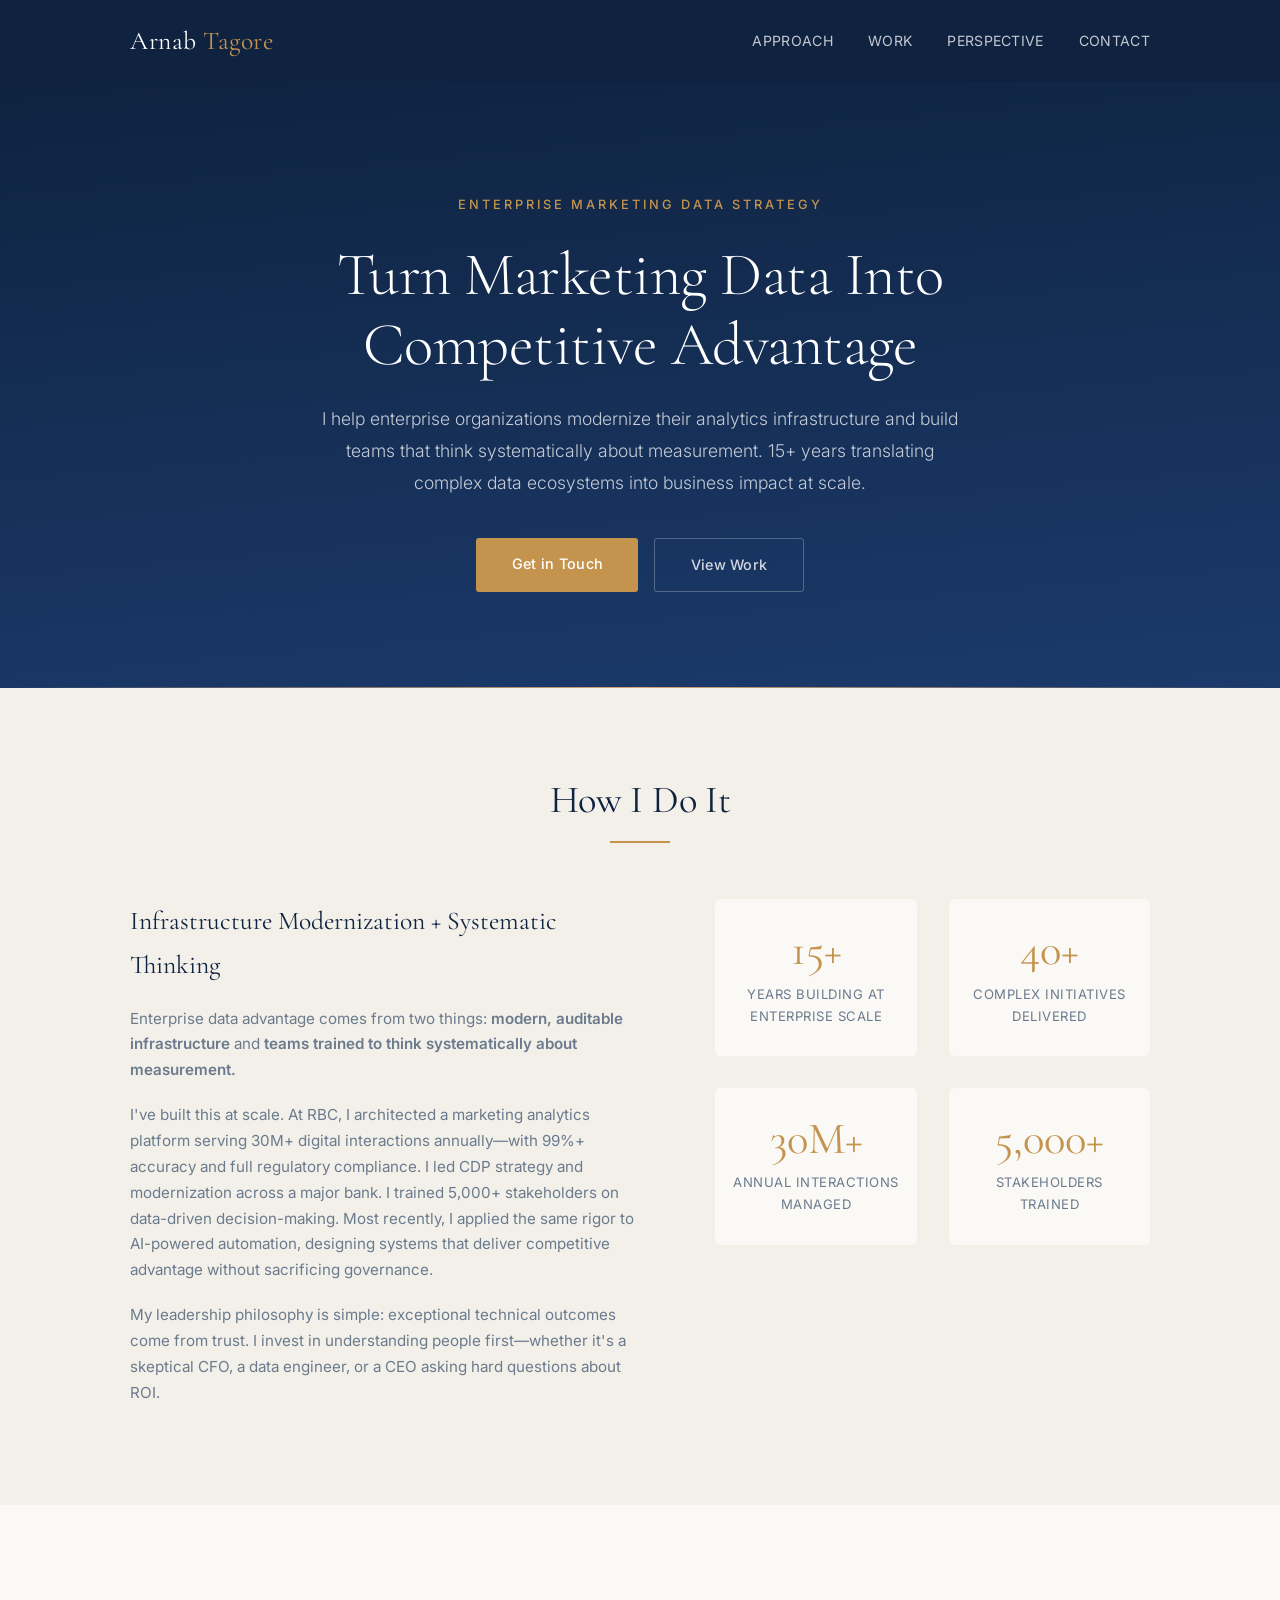
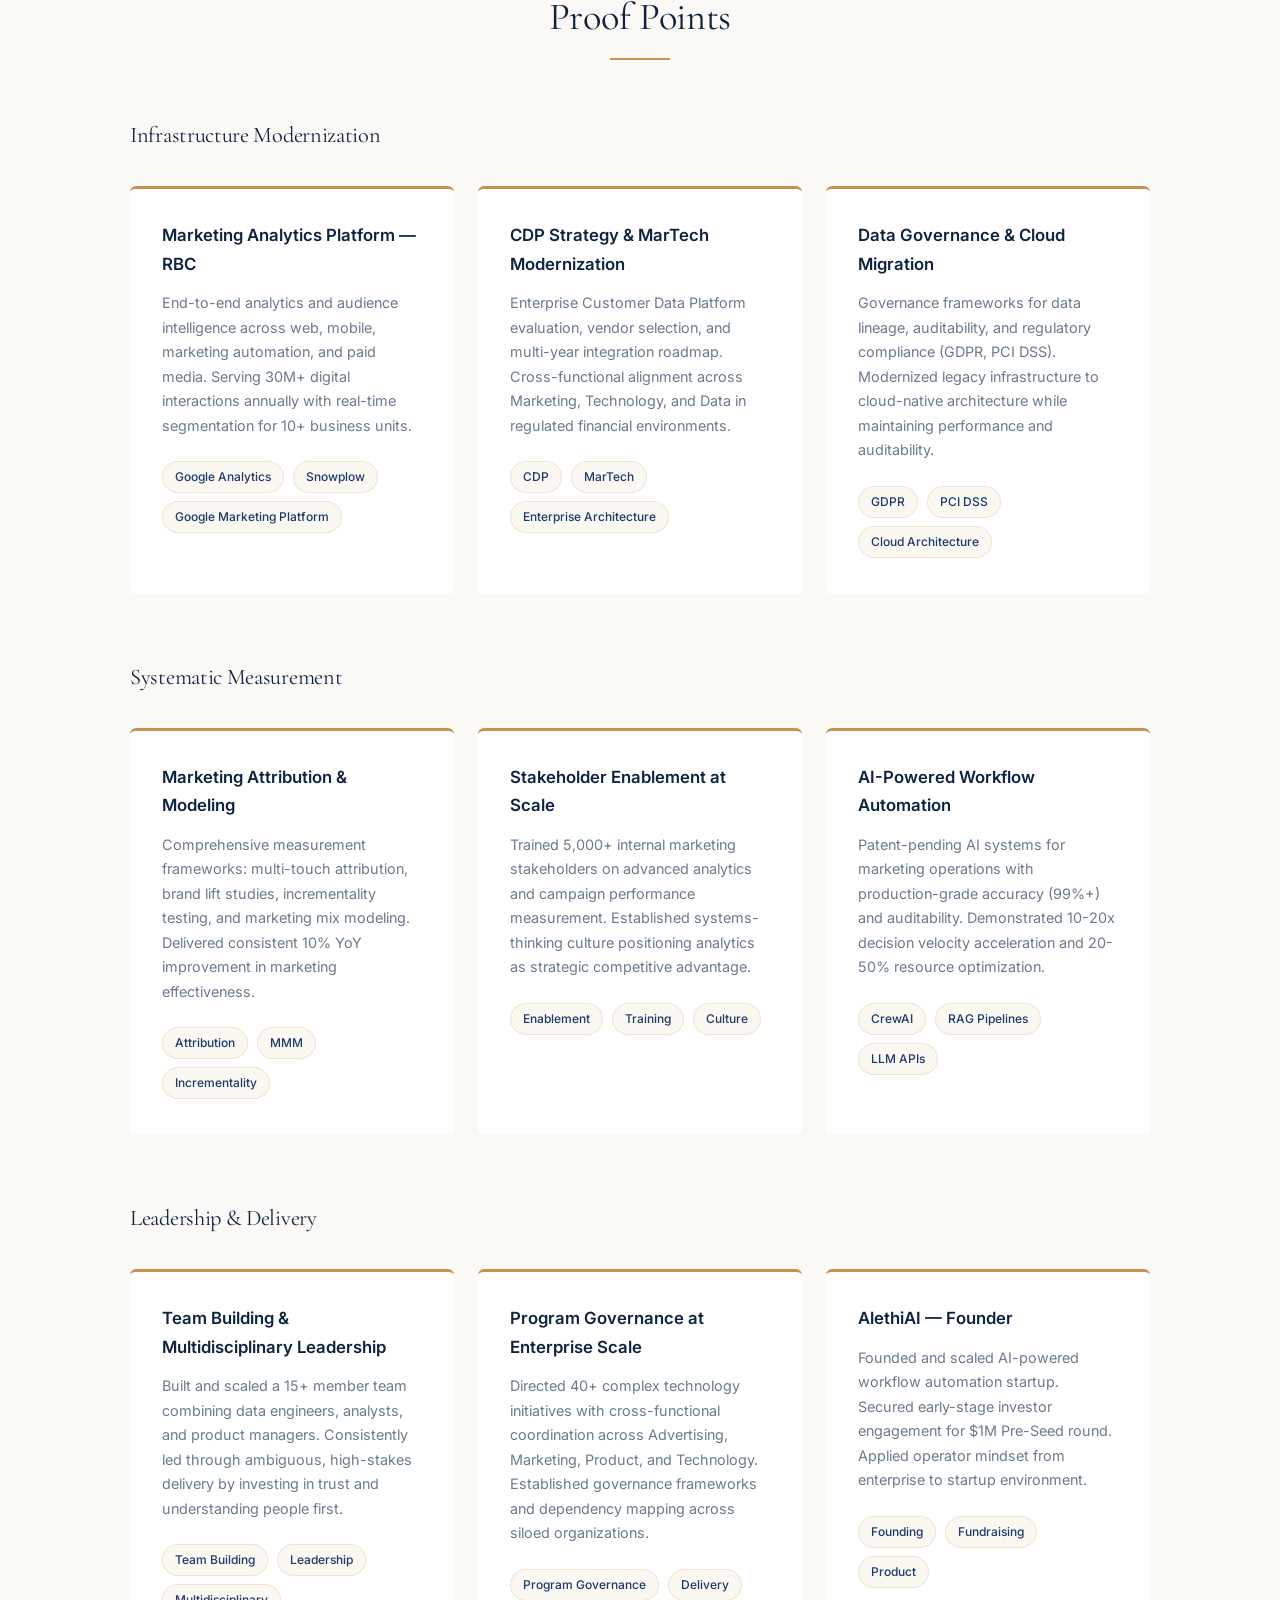
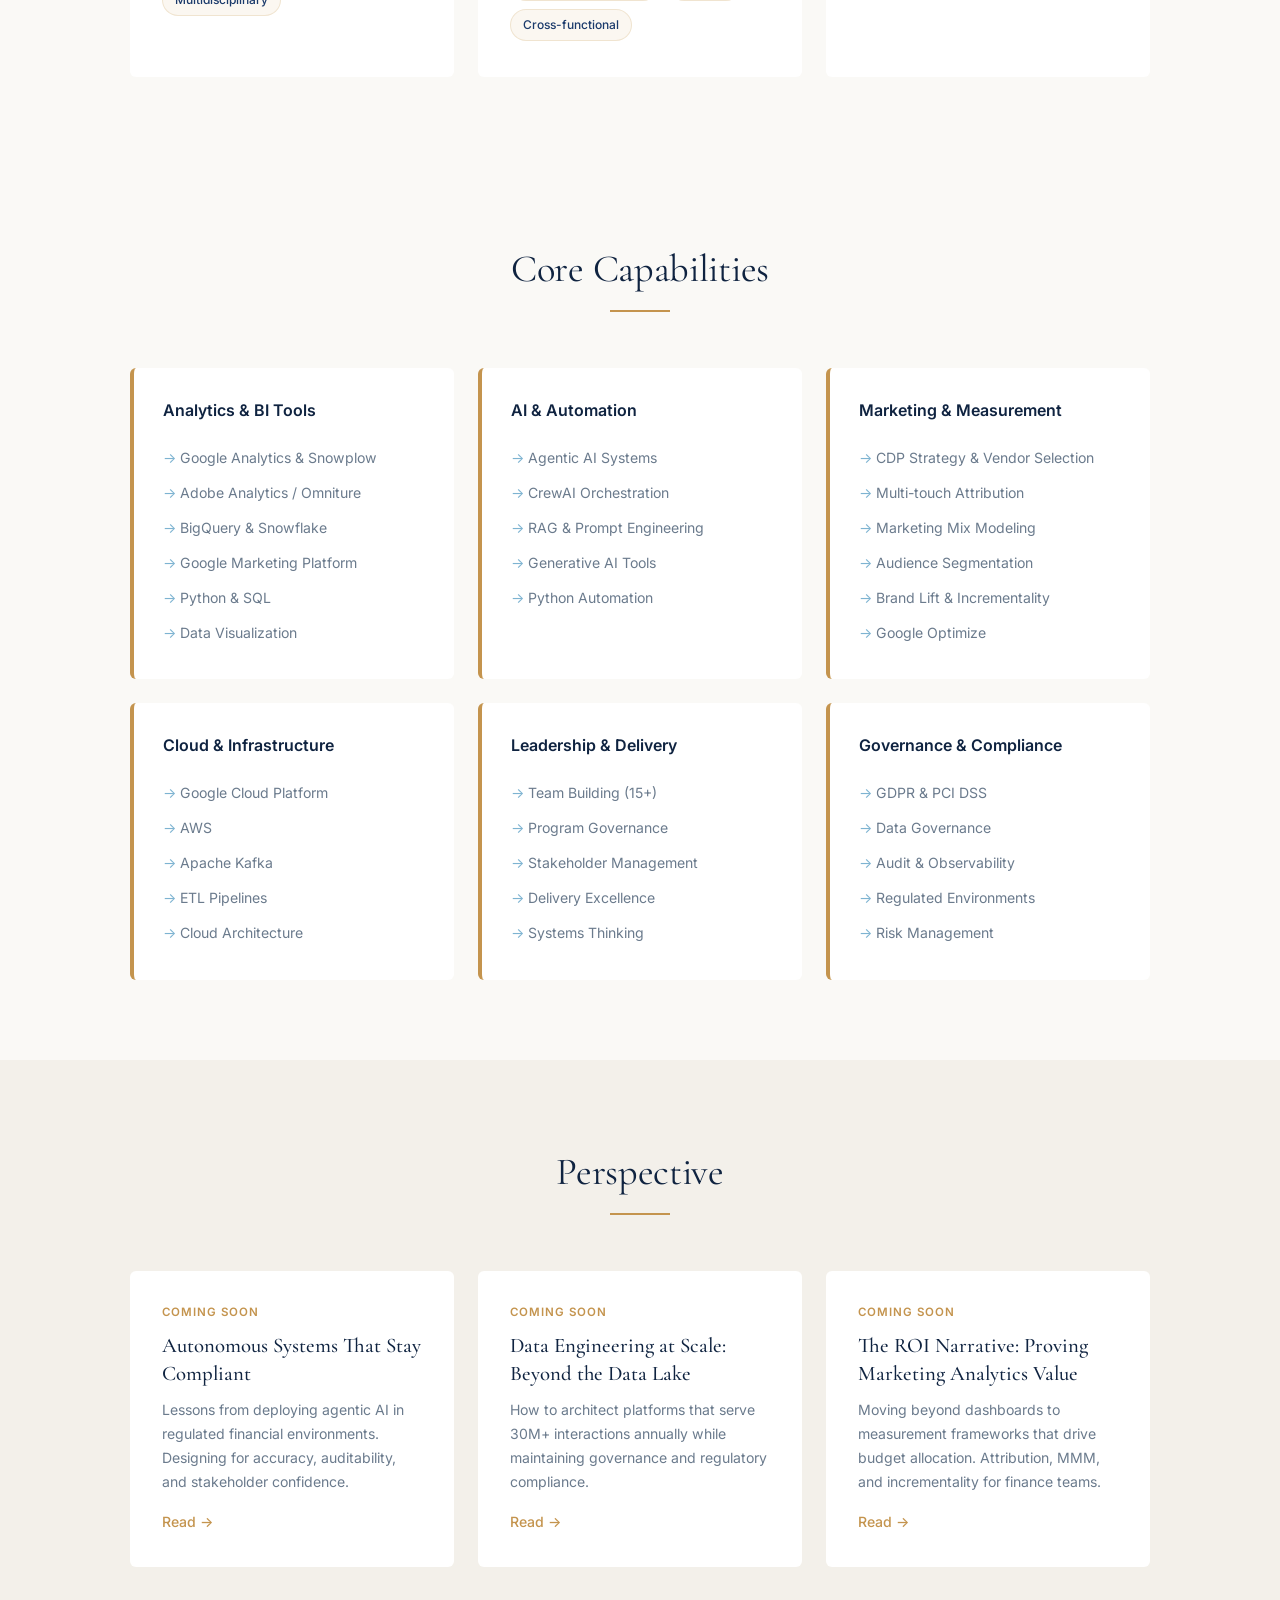
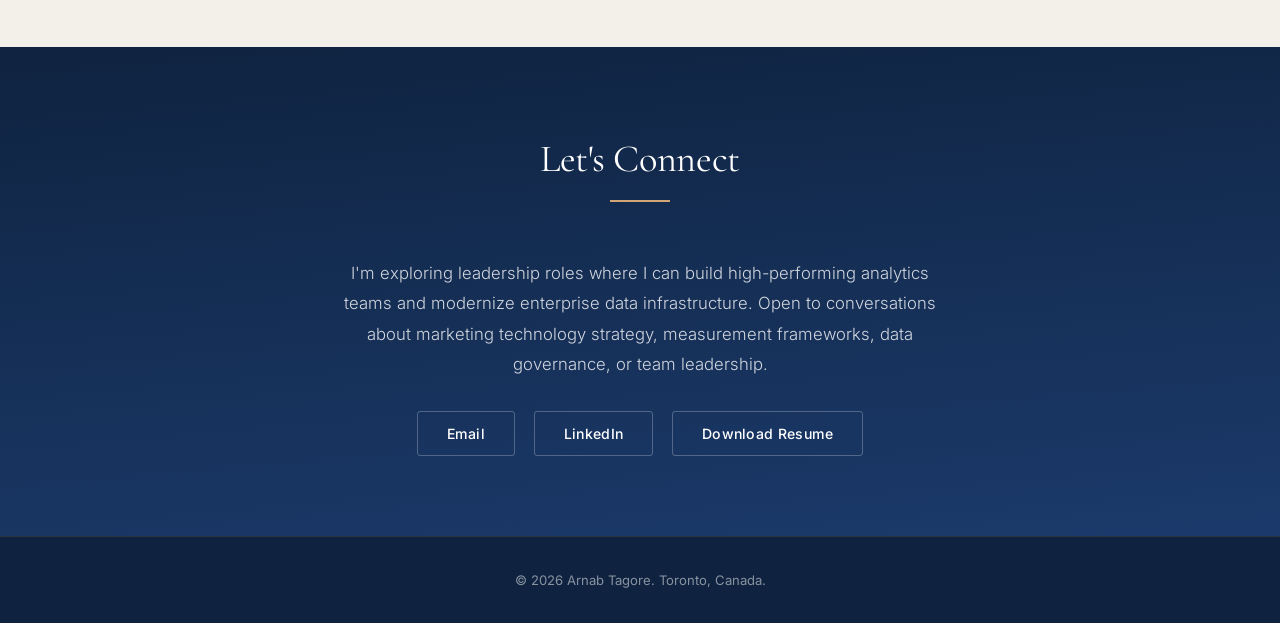
<file: index.html>
<!DOCTYPE html>
<html lang="en">

<head>
    <meta charset="UTF-8">
    <meta name="viewport" content="width=device-width, initial-scale=1.0">
    <title>Arnab Tagore | Data & AI Leadership</title>
    <link rel="preconnect" href="https://fonts.googleapis.com">
    <link
        href="https://fonts.googleapis.com/css2?family=Cormorant+Garamond:wght@300;400;500;600&family=Inter:wght@300;400;500;600&display=swap"
        rel="stylesheet">
    <style>
        * {
            margin: 0;
            padding: 0;
            box-sizing: border-box;
        }

        :root {
            --navy: #0F2340;
            --navy-mid: #1B3A6B;
            --gold: #C4944E;
            --gold-light: #D4A574;
            --sky: #7DB3D1;
            --text: #2C3E50;
            --text-muted: #6B7B8D;
            --warm-white: #FAF9F6;
            --cream: #F3F0EA;
            --border: #E0DAD0;
        }

        html {
            scroll-behavior: smooth;
            scroll-padding-top: 85px;
        }

        body {
            font-family: 'Inter', -apple-system, BlinkMacSystemFont, 'Segoe UI', sans-serif;
            line-height: 1.7;
            color: var(--text);
            background: var(--warm-white);
            overflow-x: hidden;
        }

        .container {
            max-width: 1100px;
            margin: 0 auto;
            padding: 0 2.5rem;
        }

        /* ── Header ── */
        header {
            background: var(--navy);
            padding: 1.2rem 0;
            position: sticky;
            top: 0;
            z-index: 100;
        }

        header .container {
            display: flex;
            justify-content: space-between;
            align-items: center;
        }

        .logo {
            font-family: 'Cormorant Garamond', Georgia, serif;
            font-size: 1.6rem;
            font-weight: 400;
            color: #fff;
            letter-spacing: 0.5px;
        }

        .logo span {
            color: var(--gold);
        }

        nav ul {
            list-style: none;
            display: flex;
            gap: 2.2rem;
        }

        nav a {
            color: rgba(255, 255, 255, 0.75);
            text-decoration: none;
            font-size: 0.88rem;
            font-weight: 400;
            letter-spacing: 0.3px;
            transition: color 0.3s;
            text-transform: uppercase;
        }

        nav a:hover {
            color: var(--gold-light);
        }

        /* ── Hero ── */
        .hero {
            background: linear-gradient(175deg, var(--navy) 0%, var(--navy-mid) 100%);
            padding: 7rem 2.5rem 6rem;
            text-align: center;
            position: relative;
            overflow: hidden;
        }

        .hero::after {
            content: '';
            position: absolute;
            bottom: 0;
            left: 0;
            right: 0;
            height: 1px;
            background: linear-gradient(90deg, transparent, var(--gold-light), transparent);
        }

        .hero .container {
            position: relative;
            z-index: 1;
        }

        .hero-eyebrow {
            font-size: 0.8rem;
            text-transform: uppercase;
            letter-spacing: 3px;
            color: var(--gold);
            margin-bottom: 1.5rem;
            font-weight: 500;
        }

        .hero h1 {
            font-family: 'Cormorant Garamond', Georgia, serif;
            font-size: 3.8rem;
            color: #fff;
            line-height: 1.15;
            font-weight: 300;
            margin-bottom: 1.5rem;
            letter-spacing: -0.5px;
        }

        .hero .tagline {
            font-size: 1.1rem;
            color: rgba(255, 255, 255, 0.75);
            max-width: 640px;
            margin: 0 auto 2.5rem;
            font-weight: 300;
            line-height: 1.8;
        }

        .cta-group {
            display: flex;
            gap: 1rem;
            justify-content: center;
            flex-wrap: wrap;
        }

        .btn {
            padding: 0.85rem 2.2rem;
            border: none;
            border-radius: 3px;
            font-size: 0.9rem;
            font-weight: 500;
            cursor: pointer;
            transition: all 0.3s;
            text-decoration: none;
            display: inline-block;
            letter-spacing: 0.3px;
        }

        .btn-gold {
            background: var(--gold);
            color: #fff;
        }

        .btn-gold:hover {
            background: #B8873F;
            transform: translateY(-1px);
            box-shadow: 0 6px 20px rgba(196, 148, 78, 0.3);
        }

        .btn-ghost {
            background: transparent;
            color: rgba(255, 255, 255, 0.8);
            border: 1.5px solid rgba(255, 255, 255, 0.25);
        }

        .btn-ghost:hover {
            border-color: var(--gold-light);
            color: var(--gold-light);
        }

        /* ── Section base ── */
        .section {
            padding: 5rem 0;
        }

        .section--cream {
            background: var(--cream);
        }

        .section--white {
            background: var(--warm-white);
        }

        .section--dark {
            background: linear-gradient(175deg, var(--navy) 0%, var(--navy-mid) 100%);
            color: #fff;
        }

        .section-title {
            font-family: 'Cormorant Garamond', Georgia, serif;
            font-size: 2.4rem;
            font-weight: 400;
            text-align: center;
            margin-bottom: 0.5rem;
            color: var(--navy);
            letter-spacing: -0.3px;
        }

        .section--dark .section-title {
            color: #fff;
        }

        .section-rule {
            width: 60px;
            height: 2px;
            background: var(--gold);
            margin: 0 auto 3.5rem;
        }

        /* ── About ── */
        .about-grid {
            display: grid;
            grid-template-columns: 1.2fr 1fr;
            gap: 4rem;
            align-items: start;
        }

        .about-text h3 {
            font-family: 'Cormorant Garamond', Georgia, serif;
            font-size: 1.6rem;
            font-weight: 400;
            color: var(--navy);
            margin-bottom: 1.2rem;
        }

        .about-text p {
            color: var(--text-muted);
            margin-bottom: 1.2rem;
            font-size: 0.95rem;
        }

        .stats-grid {
            display: grid;
            grid-template-columns: 1fr 1fr;
            gap: 2rem;
        }

        .stat {
            text-align: center;
            padding: 1.8rem 1rem;
            background: var(--warm-white);
            border-radius: 6px;
        }

        .stat-number {
            font-family: 'Cormorant Garamond', Georgia, serif;
            font-size: 2.8rem;
            font-weight: 400;
            color: var(--gold);
            line-height: 1;
        }

        .stat-label {
            color: var(--text-muted);
            font-size: 0.82rem;
            margin-top: 0.6rem;
            text-transform: uppercase;
            letter-spacing: 0.5px;
        }

        /* ── Work Cards ── */
        .work-grid {
            display: grid;
            grid-template-columns: repeat(3, 1fr);
            gap: 1.5rem;
        }

        .work-card {
            background: #fff;
            padding: 2rem;
            border-radius: 6px;
            border-top: 3px solid var(--gold);
            transition: transform 0.3s, box-shadow 0.3s;
        }

        .work-card:hover {
            transform: translateY(-4px);
            box-shadow: 0 12px 32px rgba(15, 35, 64, 0.1);
        }

        .work-card h3 {
            font-size: 1.05rem;
            font-weight: 600;
            color: var(--navy);
            margin-bottom: 0.8rem;
        }

        .work-card p {
            color: var(--text-muted);
            font-size: 0.9rem;
            line-height: 1.7;
        }

        .tags {
            margin-top: 1.2rem;
        }

        .tag {
            display: inline-block;
            background: rgba(196, 148, 78, 0.08);
            color: var(--navy-mid);
            padding: 0.3rem 0.75rem;
            border-radius: 20px;
            font-size: 0.75rem;
            font-weight: 500;
            margin: 0.25rem 0.3rem 0.25rem 0;
            border: 1px solid rgba(196, 148, 78, 0.2);
        }

        /* ── Experience ── */
        .exp-item {
            padding: 2rem 0;
            border-bottom: 1px solid var(--border);
        }

        .exp-item:last-child {
            border-bottom: none;
        }

        .exp-header {
            display: flex;
            justify-content: space-between;
            align-items: baseline;
            margin-bottom: 0.6rem;
            flex-wrap: wrap;
            gap: 0.5rem;
        }

        .exp-role {
            font-size: 1.15rem;
            font-weight: 500;
            color: var(--navy);
        }

        .exp-dates {
            font-size: 0.85rem;
            color: var(--gold);
            font-weight: 500;
        }

        .exp-org {
            font-size: 0.9rem;
            color: var(--text-muted);
            margin-bottom: 0.5rem;
        }

        .exp-desc {
            color: var(--text-muted);
            font-size: 0.93rem;
        }

        .exp-desc .hl {
            color: var(--navy-mid);
            font-weight: 600;
        }

        /* ── Skills ── */
        .skills-grid {
            display: grid;
            grid-template-columns: repeat(3, 1fr);
            gap: 1.5rem;
        }

        .skill-card {
            background: #fff;
            padding: 1.8rem;
            border-radius: 6px;
            border-left: 4px solid var(--gold);
        }

        .skill-card h3 {
            color: var(--navy);
            font-size: 1rem;
            font-weight: 600;
            margin-bottom: 1rem;
        }

        .skill-card ul {
            list-style: none;
        }

        .skill-card li {
            color: var(--text-muted);
            padding: 0.35rem 0;
            font-size: 0.88rem;
        }

        .skill-card li::before {
            content: '\2192\00a0';
            color: var(--sky);
        }

        /* ── Blog ── */
        .blog-grid {
            display: grid;
            grid-template-columns: repeat(3, 1fr);
            gap: 1.5rem;
        }

        .blog-card {
            background: #fff;
            border-radius: 6px;
            overflow: hidden;
            transition: transform 0.3s, box-shadow 0.3s;
        }

        .blog-card:hover {
            transform: translateY(-4px);
            box-shadow: 0 10px 28px rgba(15, 35, 64, 0.1);
        }

        .blog-body {
            padding: 2rem;
        }

        .blog-label {
            font-size: 0.72rem;
            text-transform: uppercase;
            letter-spacing: 1px;
            color: var(--gold);
            font-weight: 600;
        }

        .blog-card h3 {
            font-family: 'Cormorant Garamond', Georgia, serif;
            color: var(--navy);
            margin: 0.6rem 0;
            font-size: 1.3rem;
            line-height: 1.35;
            font-weight: 500;
        }

        .blog-card p {
            color: var(--text-muted);
            font-size: 0.88rem;
        }

        .blog-link {
            color: var(--gold);
            font-weight: 500;
            text-decoration: none;
            font-size: 0.88rem;
            display: inline-block;
            margin-top: 1rem;
            transition: color 0.2s;
        }

        .blog-link:hover {
            color: var(--navy-mid);
        }

        /* ── Contact ── */
        .section--dark .section-rule {
            background: var(--gold-light);
        }

        .contact-text {
            text-align: center;
            max-width: 600px;
            margin: 0 auto 2rem;
            color: rgba(255, 255, 255, 0.8);
            font-size: 1.05rem;
            font-weight: 300;
            line-height: 1.8;
        }

        .contact-links {
            display: flex;
            gap: 1.2rem;
            justify-content: center;
            flex-wrap: wrap;
        }

        .contact-links a {
            color: #fff;
            text-decoration: none;
            padding: 0.6rem 1.8rem;
            border: 1.5px solid rgba(255, 255, 255, 0.25);
            border-radius: 3px;
            font-size: 0.88rem;
            font-weight: 500;
            transition: all 0.3s;
            letter-spacing: 0.3px;
        }

        .contact-links a:hover {
            border-color: var(--gold-light);
            color: var(--gold-light);
        }

        /* ── Footer ── */
        footer {
            background: var(--navy);
            color: rgba(255, 255, 255, 0.5);
            text-align: center;
            padding: 2rem;
            font-size: 0.82rem;
            border-top: 1px solid rgba(196, 148, 78, 0.15);
        }

        /* ── Responsive ── */
        @media (max-width: 900px) {

            .work-grid,
            .skills-grid,
            .blog-grid {
                grid-template-columns: 1fr 1fr;
            }
        }

        @media (max-width: 640px) {
            header .container {
                flex-direction: column;
                gap: 0.8rem;
            }

            nav ul {
                gap: 0.8rem;
                flex-wrap: wrap;
                justify-content: center;
            }

            nav a {
                font-size: 0.75rem;
            }

            .hero h1 {
                font-size: 2.2rem;
            }

            .hero {
                padding: 4rem 1.5rem 3.5rem;
            }

            .container {
                padding: 0 1.5rem;
            }

            .about-grid {
                grid-template-columns: 1fr;
                gap: 2.5rem;
            }

            .work-grid,
            .skills-grid,
            .blog-grid {
                grid-template-columns: 1fr;
            }

            .exp-header {
                flex-direction: column;
            }

            .cta-group {
                flex-direction: column;
                align-items: center;
            }

            .btn {
                width: 100%;
                max-width: 280px;
                text-align: center;
            }
        }
    </style>
</head>

<body>

    <!-- Header -->
    <header>
        <div class="container" style="display:flex;justify-content:space-between;align-items:center;">
            <div class="logo">Arnab <span>Tagore</span></div>
            <nav>
                <ul>
                    <li><a href="#about">Approach</a></li>
                    <li><a href="#work">Work</a></li>
                    <li><a href="#perspective">Perspective</a></li>
                    <li><a href="#contact">Contact</a></li>
                </ul>
            </nav>
        </div>
    </header>

    <!-- Hero -->
    <div class="hero">
        <div class="container">
            <div class="hero-eyebrow">Enterprise Marketing Data Strategy</div>
            <h1>Turn Marketing Data Into<br>Competitive Advantage</h1>
            <p class="tagline">I help enterprise organizations modernize their analytics infrastructure and build teams that think systematically about measurement. 15+ years translating complex data ecosystems into business impact at scale.</p>
            <div class="cta-group">
                <a href="#contact" class="btn btn-gold">Get in Touch</a>
                <a href="#work" class="btn btn-ghost">View Work</a>
            </div>
        </div>
    </div>

    <!-- The Challenge & Approach -->
    <div class="section section--cream" id="about">
        <div class="container">
            <h2 class="section-title">How I Do It</h2>
            <div class="section-rule"></div>
            <div class="about-grid">
                <div class="about-text">
                    <h3>Infrastructure Modernization + Systematic Thinking</h3>
                    <p>Enterprise data advantage comes from two things: <span style="font-weight: 600;">modern, auditable infrastructure</span> and <span style="font-weight: 600;">teams trained to think systematically about measurement.</span></p>
                    <p>I've built this at scale. At RBC, I architected a marketing analytics platform serving 30M+ digital interactions annually—with 99%+ accuracy and full regulatory compliance. I led CDP strategy and modernization across a major bank. I trained 5,000+ stakeholders on data-driven decision-making. Most recently, I applied the same rigor to AI-powered automation, designing systems that deliver competitive advantage without sacrificing governance.</p>
                    <p>My leadership philosophy is simple: exceptional technical outcomes come from trust. I invest in understanding people first—whether it's a skeptical CFO, a data engineer, or a CEO asking hard questions about ROI.</p>
                </div>
                <div class="stats-grid">
                    <div class="stat">
                        <div class="stat-number">15+</div>
                        <div class="stat-label">Years Building At Enterprise Scale</div>
                    </div>
                    <div class="stat">
                        <div class="stat-number">40+</div>
                        <div class="stat-label">Complex Initiatives Delivered</div>
                    </div>
                    <div class="stat">
                        <div class="stat-number">30M+</div>
                        <div class="stat-label">Annual Interactions Managed</div>
                    </div>
                    <div class="stat">
                        <div class="stat-number">5,000+</div>
                        <div class="stat-label">Stakeholders Trained</div>
                    </div>
                </div>
            </div>
        </div>
    </div>

    <!-- Proof Points: Organized by Theme -->
    <div class="section section--white" id="work">
        <div class="container">
            <h2 class="section-title">Proof Points</h2>
            <div class="section-rule"></div>

            <!-- Infrastructure Modernization -->
            <div style="margin-bottom: 4rem;">
                <h3 style="font-family: 'Cormorant Garamond', Georgia, serif; font-size: 1.4rem; color: var(--navy); margin-bottom: 2rem; font-weight: 400; letter-spacing: -0.3px;">Infrastructure Modernization</h3>
                <div class="work-grid">
                    <div class="work-card">
                        <h3>Marketing Analytics Platform &mdash; RBC</h3>
                        <p>End-to-end analytics and audience intelligence across web, mobile, marketing automation, and paid media. Serving 30M+ digital interactions annually with real-time segmentation for 10+ business units.</p>
                        <div class="tags">
                            <span class="tag">Google Analytics</span>
                            <span class="tag">Snowplow</span>
                            <span class="tag">Google Marketing Platform</span>
                        </div>
                    </div>
                    <div class="work-card">
                        <h3>CDP Strategy &amp; MarTech Modernization</h3>
                        <p>Enterprise Customer Data Platform evaluation, vendor selection, and multi-year integration roadmap. Cross-functional alignment across Marketing, Technology, and Data in regulated financial environments.</p>
                        <div class="tags">
                            <span class="tag">CDP</span>
                            <span class="tag">MarTech</span>
                            <span class="tag">Enterprise Architecture</span>
                        </div>
                    </div>
                    <div class="work-card">
                        <h3>Data Governance & Cloud Migration</h3>
                        <p>Governance frameworks for data lineage, auditability, and regulatory compliance (GDPR, PCI DSS). Modernized legacy infrastructure to cloud-native architecture while maintaining performance and auditability.</p>
                        <div class="tags">
                            <span class="tag">GDPR</span>
                            <span class="tag">PCI DSS</span>
                            <span class="tag">Cloud Architecture</span>
                        </div>
                    </div>
                </div>
            </div>

            <!-- Systematic Measurement -->
            <div style="margin-bottom: 4rem;">
                <h3 style="font-family: 'Cormorant Garamond', Georgia, serif; font-size: 1.4rem; color: var(--navy); margin-bottom: 2rem; font-weight: 400; letter-spacing: -0.3px;">Systematic Measurement</h3>
                <div class="work-grid">
                    <div class="work-card">
                        <h3>Marketing Attribution & Modeling</h3>
                        <p>Comprehensive measurement frameworks: multi-touch attribution, brand lift studies, incrementality testing, and marketing mix modeling. Delivered consistent 10% YoY improvement in marketing effectiveness.</p>
                        <div class="tags">
                            <span class="tag">Attribution</span>
                            <span class="tag">MMM</span>
                            <span class="tag">Incrementality</span>
                        </div>
                    </div>
                    <div class="work-card">
                        <h3>Stakeholder Enablement at Scale</h3>
                        <p>Trained 5,000+ internal marketing stakeholders on advanced analytics and campaign performance measurement. Established systems-thinking culture positioning analytics as strategic competitive advantage.</p>
                        <div class="tags">
                            <span class="tag">Enablement</span>
                            <span class="tag">Training</span>
                            <span class="tag">Culture</span>
                        </div>
                    </div>
                    <div class="work-card">
                        <h3>AI-Powered Workflow Automation</h3>
                        <p>Patent-pending AI systems for marketing operations with production-grade accuracy (99%+) and auditability. Demonstrated 10-20x decision velocity acceleration and 20-50% resource optimization.</p>
                        <div class="tags">
                            <span class="tag">CrewAI</span>
                            <span class="tag">RAG Pipelines</span>
                            <span class="tag">LLM APIs</span>
                        </div>
                    </div>
                </div>
            </div>

            <!-- Leadership & Delivery -->
            <div>
                <h3 style="font-family: 'Cormorant Garamond', Georgia, serif; font-size: 1.4rem; color: var(--navy); margin-bottom: 2rem; font-weight: 400; letter-spacing: -0.3px;">Leadership & Delivery</h3>
                <div class="work-grid">
                    <div class="work-card">
                        <h3>Team Building & Multidisciplinary Leadership</h3>
                        <p>Built and scaled a 15+ member team combining data engineers, analysts, and product managers. Consistently led through ambiguous, high-stakes delivery by investing in trust and understanding people first.</p>
                        <div class="tags">
                            <span class="tag">Team Building</span>
                            <span class="tag">Leadership</span>
                            <span class="tag">Multidisciplinary</span>
                        </div>
                    </div>
                    <div class="work-card">
                        <h3>Program Governance at Enterprise Scale</h3>
                        <p>Directed 40+ complex technology initiatives with cross-functional coordination across Advertising, Marketing, Product, and Technology. Established governance frameworks and dependency mapping across siloed organizations.</p>
                        <div class="tags">
                            <span class="tag">Program Governance</span>
                            <span class="tag">Delivery</span>
                            <span class="tag">Cross-functional</span>
                        </div>
                    </div>
                    <div class="work-card">
                        <h3>AlethiAI &mdash; Founder</h3>
                        <p>Founded and scaled AI-powered workflow automation startup. Secured early-stage investor engagement for $1M Pre-Seed round. Applied operator mindset from enterprise to startup environment.</p>
                        <div class="tags">
                            <span class="tag">Founding</span>
                            <span class="tag">Fundraising</span>
                            <span class="tag">Product</span>
                        </div>
                    </div>
                </div>
            </div>
        </div>
    </div>


    <!-- Skills -->
    <div class="section section--white">
        <div class="container">
            <h2 class="section-title">Core Capabilities</h2>
            <div class="section-rule"></div>
            <div class="skills-grid">
                <div class="skill-card">
                    <h3>Analytics & BI Tools</h3>
                    <ul>
                        <li>Google Analytics &amp; Snowplow</li>
                        <li>Adobe Analytics / Omniture</li>
                        <li>BigQuery &amp; Snowflake</li>
                        <li>Google Marketing Platform</li>
                        <li>Python &amp; SQL</li>
                        <li>Data Visualization</li>
                    </ul>
                </div>
                <div class="skill-card">
                    <h3>AI & Automation</h3>
                    <ul>
                        <li>Agentic AI Systems</li>
                        <li>CrewAI Orchestration</li>
                        <li>RAG &amp; Prompt Engineering</li>
                        <li>Generative AI Tools</li>
                        <li>Python Automation</li>
                    </ul>
                </div>
                <div class="skill-card">
                    <h3>Marketing & Measurement</h3>
                    <ul>
                        <li>CDP Strategy &amp; Vendor Selection</li>
                        <li>Multi-touch Attribution</li>
                        <li>Marketing Mix Modeling</li>
                        <li>Audience Segmentation</li>
                        <li>Brand Lift &amp; Incrementality</li>
                        <li>Google Optimize</li>
                    </ul>
                </div>
                <div class="skill-card">
                    <h3>Cloud & Infrastructure</h3>
                    <ul>
                        <li>Google Cloud Platform</li>
                        <li>AWS</li>
                        <li>Apache Kafka</li>
                        <li>ETL Pipelines</li>
                        <li>Cloud Architecture</li>
                    </ul>
                </div>
                <div class="skill-card">
                    <h3>Leadership & Delivery</h3>
                    <ul>
                        <li>Team Building (15+)</li>
                        <li>Program Governance</li>
                        <li>Stakeholder Management</li>
                        <li>Delivery Excellence</li>
                        <li>Systems Thinking</li>
                    </ul>
                </div>
                <div class="skill-card">
                    <h3>Governance & Compliance</h3>
                    <ul>
                        <li>GDPR &amp; PCI DSS</li>
                        <li>Data Governance</li>
                        <li>Audit &amp; Observability</li>
                        <li>Regulated Environments</li>
                        <li>Risk Management</li>
                    </ul>
                </div>
            </div>
        </div>
    </div>

    <!-- Perspective / Blog -->
    <div class="section section--cream" id="perspective">
        <div class="container">
            <h2 class="section-title">Perspective</h2>
            <div class="section-rule"></div>
            <div class="blog-grid">
                <div class="blog-card">
                    <div class="blog-body">
                        <div class="blog-label">Coming Soon</div>
                        <h3>Autonomous Systems That Stay Compliant</h3>
                        <p>Lessons from deploying agentic AI in regulated financial environments. Designing for
                            accuracy, auditability, and stakeholder confidence.</p>
                        <a href="#" class="blog-link">Read &rarr;</a>
                    </div>
                </div>
                <div class="blog-card">
                    <div class="blog-body">
                        <div class="blog-label">Coming Soon</div>
                        <h3>Data Engineering at Scale: Beyond the Data Lake</h3>
                        <p>How to architect platforms that serve 30M+ interactions annually while maintaining governance
                            and regulatory compliance.</p>
                        <a href="#" class="blog-link">Read &rarr;</a>
                    </div>
                </div>
                <div class="blog-card">
                    <div class="blog-body">
                        <div class="blog-label">Coming Soon</div>
                        <h3>The ROI Narrative: Proving Marketing Analytics Value</h3>
                        <p>Moving beyond dashboards to measurement frameworks that drive budget allocation. Attribution,
                            MMM, and incrementality for finance teams.</p>
                        <a href="#" class="blog-link">Read &rarr;</a>
                    </div>
                </div>
            </div>
        </div>
    </div>

    <!-- Contact -->
    <div class="section section--dark" id="contact">
        <div class="container">
            <h2 class="section-title">Let's Connect</h2>
            <div class="section-rule"></div>
            <p class="contact-text">I'm exploring leadership roles where I can build high-performing analytics teams and modernize enterprise data infrastructure. Open to conversations about marketing technology strategy, measurement frameworks, data governance, or team leadership.</p>
            <div class="contact-links">
                <a href="mailto:arnab@arnabtagore.com">Email</a>
                <a href="https://linkedin.com/in/arnabtagore" target="_blank" rel="noopener">LinkedIn</a>
                <a href="#" onclick="alert('CV download coming soon'); return false;">Download Resume</a>
            </div>
        </div>
    </div>


    <!-- Footer -->
    <footer>
        <p>&copy; 2026 Arnab Tagore. Toronto, Canada.</p>
    </footer>

</body>

</html>
</file>
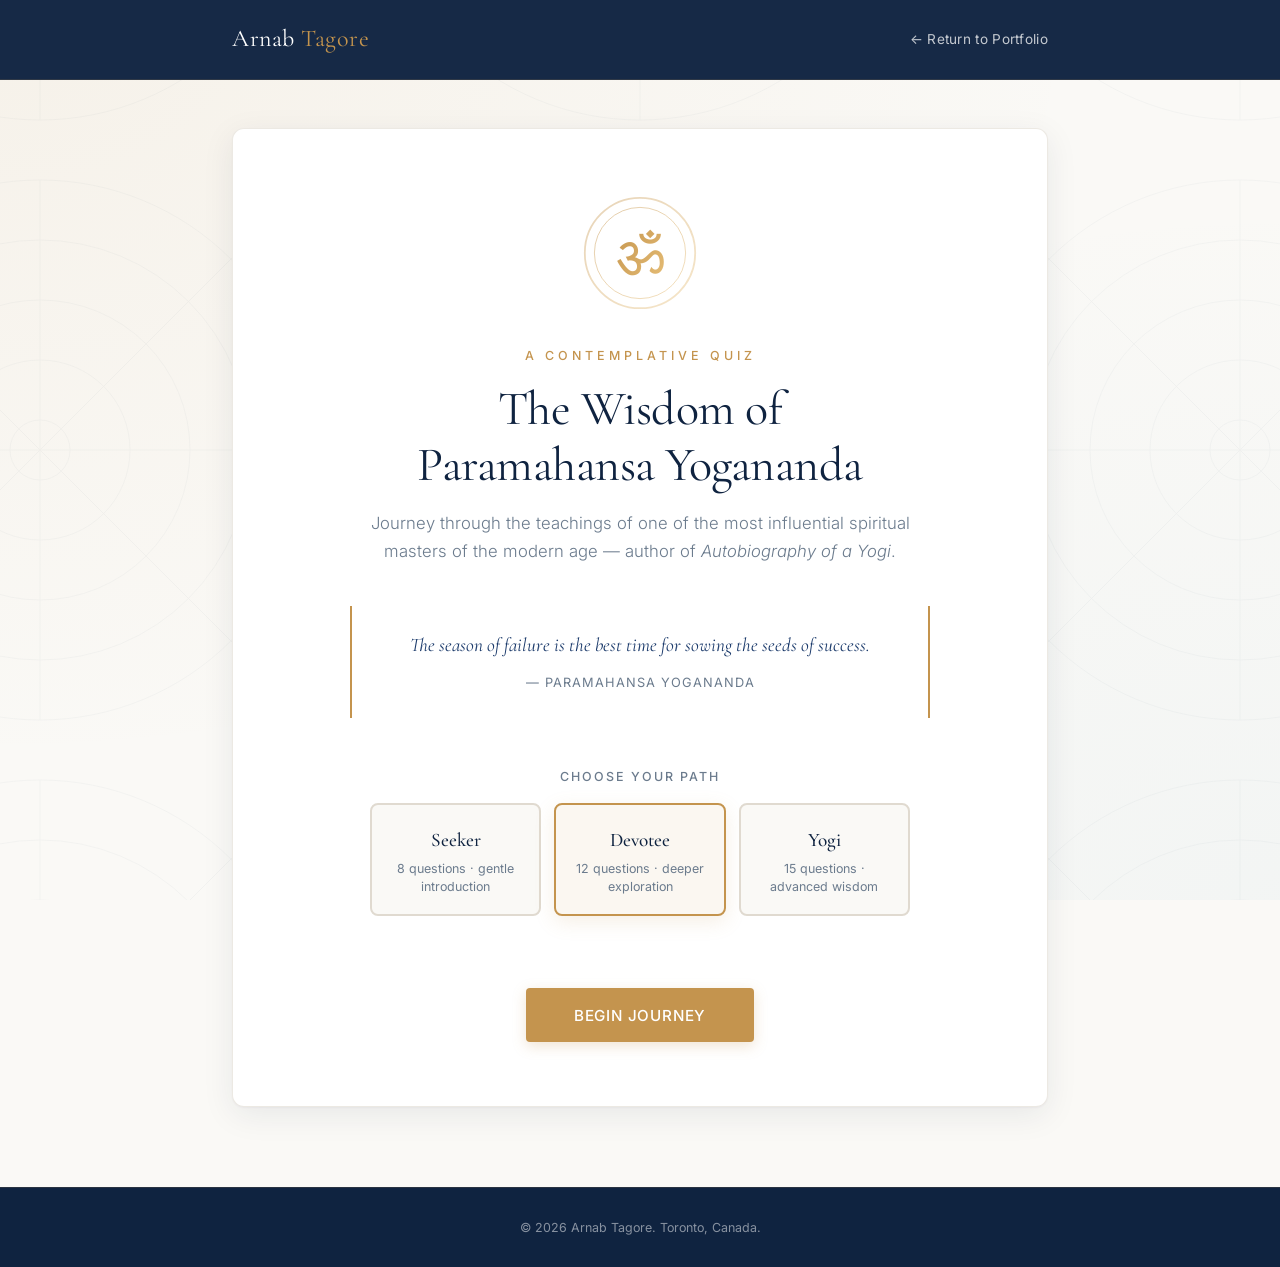
<file: yogananda-quiz.html>
<!DOCTYPE html>
<html lang="en">

<head>
    <meta charset="UTF-8">
    <meta name="viewport" content="width=device-width, initial-scale=1.0">
    <title>Wisdom of Yogananda — A Contemplative Quiz</title>
    <link rel="preconnect" href="https://fonts.googleapis.com">
    <link
        href="https://fonts.googleapis.com/css2?family=Cormorant+Garamond:wght@300;400;500;600;700&family=Inter:wght@300;400;500;600&display=swap"
        rel="stylesheet">
    <style>
        * {
            margin: 0;
            padding: 0;
            box-sizing: border-box;
        }

        :root {
            --navy: #0F2340;
            --navy-deep: #081729;
            --navy-mid: #1B3A6B;
            --gold: #C4944E;
            --gold-light: #D4A574;
            --gold-bright: #E8C078;
            --sky: #7DB3D1;
            --text: #2C3E50;
            --text-muted: #6B7B8D;
            --warm-white: #FAF9F6;
            --cream: #F3F0EA;
            --cream-deep: #E8E2D5;
            --border: #E0DAD0;
            --success: #5A9367;
            --error: #B85450;
            --saffron: #E89A3F;
        }

        html {
            scroll-behavior: smooth;
        }

        body {
            font-family: 'Inter', -apple-system, BlinkMacSystemFont, 'Segoe UI', sans-serif;
            line-height: 1.7;
            color: var(--text);
            background: var(--warm-white);
            overflow-x: hidden;
            min-height: 100vh;
        }

        /* Animated background gradient */
        .bg-canvas {
            position: fixed;
            inset: 0;
            z-index: -2;
            background:
                radial-gradient(ellipse at top left, rgba(196, 148, 78, 0.08), transparent 60%),
                radial-gradient(ellipse at bottom right, rgba(125, 179, 209, 0.06), transparent 55%),
                var(--warm-white);
        }

        .bg-mandala {
            position: fixed;
            inset: 0;
            z-index: -1;
            opacity: 0.04;
            pointer-events: none;
            background-image: url("data:image/svg+xml;utf8,<svg xmlns='http://www.w3.org/2000/svg' width='400' height='400' viewBox='0 0 400 400'><g fill='none' stroke='%230F2340' stroke-width='0.5'><circle cx='200' cy='200' r='180'/><circle cx='200' cy='200' r='140'/><circle cx='200' cy='200' r='100'/><circle cx='200' cy='200' r='60'/><circle cx='200' cy='200' r='20'/><g><path d='M200 20 L200 380 M20 200 L380 200 M59 59 L341 341 M341 59 L59 341'/></g></g></svg>");
            background-size: 600px 600px;
            background-position: center;
            animation: rotate 240s linear infinite;
        }

        @keyframes rotate {
            from { transform: rotate(0deg); }
            to { transform: rotate(360deg); }
        }

        /* Header */
        header {
            background: rgba(15, 35, 64, 0.97);
            backdrop-filter: blur(8px);
            padding: 1.2rem 0;
            position: sticky;
            top: 0;
            z-index: 100;
            border-bottom: 1px solid rgba(196, 148, 78, 0.15);
        }

        .container {
            max-width: 880px;
            margin: 0 auto;
            padding: 0 2rem;
        }

        header .container {
            display: flex;
            justify-content: space-between;
            align-items: center;
        }

        .logo {
            font-family: 'Cormorant Garamond', Georgia, serif;
            font-size: 1.5rem;
            font-weight: 400;
            color: #fff;
            letter-spacing: 0.5px;
        }

        .logo span {
            color: var(--gold);
        }

        .back-link {
            color: rgba(255, 255, 255, 0.75);
            text-decoration: none;
            font-size: 0.85rem;
            font-weight: 400;
            transition: color 0.3s;
            letter-spacing: 0.3px;
        }

        .back-link:hover {
            color: var(--gold-light);
        }

        main {
            padding: 3rem 0 5rem;
            min-height: calc(100vh - 180px);
        }

        /* Reusable card */
        .card {
            background: #fff;
            border-radius: 12px;
            box-shadow:
                0 1px 2px rgba(15, 35, 64, 0.04),
                0 8px 32px rgba(15, 35, 64, 0.08);
            border: 1px solid rgba(224, 218, 208, 0.6);
            overflow: hidden;
        }

        /* ============ WELCOME SCREEN ============ */
        .screen {
            animation: fadeInUp 0.6s ease both;
        }

        @keyframes fadeInUp {
            from { opacity: 0; transform: translateY(16px); }
            to { opacity: 1; transform: translateY(0); }
        }

        .hidden { display: none !important; }

        .welcome {
            text-align: center;
            padding: 4rem 3rem;
        }

        .om-symbol {
            width: 120px;
            height: 120px;
            margin: 0 auto 2rem;
            display: flex;
            align-items: center;
            justify-content: center;
            position: relative;
        }

        .om-symbol svg {
            width: 100%;
            height: 100%;
            animation: gentle-pulse 4s ease-in-out infinite;
        }

        @keyframes gentle-pulse {
            0%, 100% { opacity: 0.85; transform: scale(1); }
            50% { opacity: 1; transform: scale(1.04); }
        }

        .welcome-eyebrow {
            font-size: 0.78rem;
            text-transform: uppercase;
            letter-spacing: 4px;
            color: var(--gold);
            margin-bottom: 1rem;
            font-weight: 500;
        }

        .welcome-title {
            font-family: 'Cormorant Garamond', Georgia, serif;
            font-size: 3rem;
            color: var(--navy);
            line-height: 1.15;
            font-weight: 400;
            margin-bottom: 1rem;
            letter-spacing: -0.5px;
        }

        .welcome-subtitle {
            color: var(--text-muted);
            font-size: 1.05rem;
            font-weight: 300;
            max-width: 540px;
            margin: 0 auto 2.5rem;
        }

        .opening-quote {
            font-family: 'Cormorant Garamond', Georgia, serif;
            font-style: italic;
            font-size: 1.2rem;
            color: var(--navy-mid);
            max-width: 580px;
            margin: 0 auto 3rem;
            padding: 1.5rem 2rem;
            border-left: 2px solid var(--gold);
            border-right: 2px solid var(--gold);
            line-height: 1.6;
        }

        .opening-quote-attribution {
            display: block;
            margin-top: 0.8rem;
            font-style: normal;
            font-size: 0.8rem;
            font-family: 'Inter', sans-serif;
            color: var(--text-muted);
            letter-spacing: 1px;
            text-transform: uppercase;
        }

        .selector-section {
            margin: 2.5rem 0;
            text-align: left;
        }

        .selector-label {
            font-size: 0.78rem;
            text-transform: uppercase;
            letter-spacing: 2px;
            color: var(--text-muted);
            margin-bottom: 1rem;
            font-weight: 500;
            text-align: center;
        }

        .difficulty-grid {
            display: grid;
            grid-template-columns: repeat(3, 1fr);
            gap: 0.8rem;
            max-width: 540px;
            margin: 0 auto;
        }

        .difficulty-option {
            padding: 1.2rem 1rem;
            border: 2px solid var(--border);
            border-radius: 8px;
            cursor: pointer;
            transition: all 0.25s;
            background: var(--warm-white);
            text-align: center;
        }

        .difficulty-option:hover {
            border-color: var(--gold-light);
            transform: translateY(-2px);
        }

        .difficulty-option.active {
            border-color: var(--gold);
            background: rgba(196, 148, 78, 0.08);
            box-shadow: 0 6px 20px rgba(196, 148, 78, 0.15);
        }

        .difficulty-name {
            font-family: 'Cormorant Garamond', Georgia, serif;
            font-size: 1.2rem;
            font-weight: 500;
            color: var(--navy);
            margin-bottom: 0.2rem;
        }

        .difficulty-desc {
            font-size: 0.78rem;
            color: var(--text-muted);
            line-height: 1.4;
        }

        .btn {
            padding: 1rem 2.4rem;
            border: none;
            border-radius: 4px;
            font-size: 0.9rem;
            font-weight: 500;
            cursor: pointer;
            transition: all 0.3s;
            text-decoration: none;
            display: inline-block;
            letter-spacing: 0.8px;
            text-transform: uppercase;
            font-family: 'Inter', sans-serif;
        }

        .btn-primary {
            background: var(--gold);
            color: #fff;
            box-shadow: 0 4px 14px rgba(196, 148, 78, 0.25);
        }

        .btn-primary:hover:not(:disabled) {
            background: var(--gold-light);
            transform: translateY(-2px);
            box-shadow: 0 8px 24px rgba(196, 148, 78, 0.35);
        }

        .btn-primary:disabled {
            opacity: 0.4;
            cursor: not-allowed;
        }

        .btn-secondary {
            background: transparent;
            color: var(--navy);
            border: 1.5px solid var(--border);
        }

        .btn-secondary:hover {
            border-color: var(--gold);
            color: var(--gold);
        }

        .btn-large {
            padding: 1.1rem 3rem;
            font-size: 0.95rem;
            margin-top: 2rem;
        }

        /* ============ QUIZ SCREEN ============ */
        .quiz-stats {
            display: flex;
            justify-content: space-between;
            align-items: center;
            padding: 1.2rem 2rem;
            background: var(--navy);
            color: #fff;
            border-radius: 12px 12px 0 0;
        }

        .stat-block {
            display: flex;
            align-items: center;
            gap: 0.6rem;
        }

        .stat-icon {
            width: 22px;
            height: 22px;
            opacity: 0.85;
        }

        .stat-info {
            line-height: 1.2;
        }

        .stat-label-small {
            font-size: 0.65rem;
            text-transform: uppercase;
            letter-spacing: 1.2px;
            color: rgba(255, 255, 255, 0.55);
        }

        .stat-value {
            font-family: 'Cormorant Garamond', Georgia, serif;
            font-size: 1.4rem;
            color: var(--gold-light);
            font-weight: 500;
        }

        .streak-flame {
            display: inline-block;
            transition: transform 0.3s;
        }

        .streak-flame.active {
            animation: flame-pulse 1.2s ease-in-out infinite;
        }

        @keyframes flame-pulse {
            0%, 100% { transform: scale(1) rotate(-2deg); filter: drop-shadow(0 0 4px rgba(232, 154, 63, 0.4)); }
            50% { transform: scale(1.15) rotate(2deg); filter: drop-shadow(0 0 12px rgba(232, 154, 63, 0.7)); }
        }

        .progress-bar {
            background: rgba(255, 255, 255, 0.08);
            height: 4px;
            overflow: hidden;
        }

        .progress-fill {
            height: 100%;
            background: linear-gradient(90deg, var(--gold), var(--gold-bright));
            width: 0%;
            transition: width 0.5s cubic-bezier(0.4, 0, 0.2, 1);
        }

        .quiz-body {
            padding: 2.5rem 3rem 2rem;
        }

        .question-meta {
            display: flex;
            justify-content: space-between;
            align-items: center;
            margin-bottom: 1.5rem;
        }

        .question-number {
            color: var(--text-muted);
            font-size: 0.75rem;
            text-transform: uppercase;
            letter-spacing: 2px;
            font-weight: 500;
        }

        .category-badge {
            font-size: 0.7rem;
            text-transform: uppercase;
            letter-spacing: 1.5px;
            color: var(--gold);
            font-weight: 500;
            padding: 0.3rem 0.8rem;
            background: rgba(196, 148, 78, 0.1);
            border-radius: 20px;
            border: 1px solid rgba(196, 148, 78, 0.2);
        }

        .question-text {
            font-family: 'Cormorant Garamond', Georgia, serif;
            font-size: 1.6rem;
            color: var(--navy);
            margin-bottom: 2rem;
            font-weight: 500;
            line-height: 1.4;
        }

        .options {
            display: flex;
            flex-direction: column;
            gap: 0.8rem;
        }

        .option {
            padding: 1.1rem 1.4rem;
            border: 2px solid var(--border);
            border-radius: 8px;
            cursor: pointer;
            transition: all 0.25s;
            background: #fff;
            text-align: left;
            font-size: 0.95rem;
            color: var(--text);
            display: flex;
            align-items: center;
            gap: 1rem;
            position: relative;
        }

        .option-letter {
            width: 28px;
            height: 28px;
            border-radius: 50%;
            background: var(--cream);
            color: var(--navy-mid);
            display: flex;
            align-items: center;
            justify-content: center;
            font-weight: 600;
            font-size: 0.8rem;
            flex-shrink: 0;
            transition: all 0.25s;
        }

        .option:hover:not(.disabled) {
            border-color: var(--gold);
            background: rgba(196, 148, 78, 0.04);
            transform: translateX(4px);
        }

        .option:hover:not(.disabled) .option-letter {
            background: var(--gold);
            color: #fff;
        }

        .option.correct {
            border-color: var(--success);
            background: rgba(90, 147, 103, 0.08);
            animation: correct-flash 0.6s ease;
        }

        .option.correct .option-letter {
            background: var(--success);
            color: #fff;
        }

        .option.incorrect {
            border-color: var(--error);
            background: rgba(184, 84, 80, 0.08);
            animation: shake 0.5s ease;
        }

        .option.incorrect .option-letter {
            background: var(--error);
            color: #fff;
        }

        .option.disabled {
            cursor: not-allowed;
        }

        .option.dimmed {
            opacity: 0.45;
        }

        @keyframes correct-flash {
            0%, 100% { transform: translateX(0); }
            50% { transform: translateX(2px) scale(1.01); }
        }

        @keyframes shake {
            0%, 100% { transform: translateX(0); }
            20%, 60% { transform: translateX(-6px); }
            40%, 80% { transform: translateX(6px); }
        }

        .option-text {
            flex: 1;
        }

        .feedback-banner {
            margin-top: 1.8rem;
            padding: 1.5rem 1.8rem;
            border-radius: 8px;
            display: none;
            animation: slideIn 0.4s ease;
        }

        @keyframes slideIn {
            from { opacity: 0; transform: translateY(8px); }
            to { opacity: 1; transform: translateY(0); }
        }

        .feedback-banner.show { display: block; }

        .feedback-banner.correct {
            background: rgba(90, 147, 103, 0.08);
            border-left: 4px solid var(--success);
        }

        .feedback-banner.incorrect {
            background: rgba(184, 84, 80, 0.06);
            border-left: 4px solid var(--error);
        }

        .feedback-title {
            font-family: 'Cormorant Garamond', Georgia, serif;
            font-size: 1.3rem;
            margin-bottom: 0.4rem;
            font-weight: 500;
        }

        .feedback-banner.correct .feedback-title { color: var(--success); }
        .feedback-banner.incorrect .feedback-title { color: var(--error); }

        .feedback-points {
            font-size: 0.78rem;
            color: var(--text-muted);
            margin-bottom: 0.8rem;
            text-transform: uppercase;
            letter-spacing: 1px;
            font-weight: 500;
        }

        .feedback-explanation {
            color: var(--text);
            font-size: 0.94rem;
            line-height: 1.7;
            margin-bottom: 1rem;
        }

        .feedback-quote {
            font-family: 'Cormorant Garamond', Georgia, serif;
            font-style: italic;
            font-size: 1.05rem;
            color: var(--navy-mid);
            padding: 1rem 1.2rem;
            background: rgba(255, 255, 255, 0.6);
            border-left: 3px solid var(--gold);
            border-radius: 0 4px 4px 0;
            line-height: 1.5;
        }

        .feedback-quote::before { content: '"'; }
        .feedback-quote::after { content: '"'; }

        .feedback-attribution {
            display: block;
            margin-top: 0.5rem;
            font-style: normal;
            font-family: 'Inter', sans-serif;
            font-size: 0.75rem;
            color: var(--text-muted);
            text-transform: uppercase;
            letter-spacing: 1px;
        }

        .quiz-actions {
            display: flex;
            justify-content: space-between;
            align-items: center;
            padding: 1.5rem 3rem 2rem;
            border-top: 1px solid var(--border);
            margin-top: 1rem;
        }

        .points-popup {
            position: absolute;
            font-family: 'Cormorant Garamond', Georgia, serif;
            font-size: 1.6rem;
            font-weight: 600;
            color: var(--gold);
            pointer-events: none;
            animation: float-up 1.5s ease-out forwards;
            z-index: 50;
        }

        @keyframes float-up {
            0% { opacity: 0; transform: translate(-50%, 0) scale(0.8); }
            20% { opacity: 1; transform: translate(-50%, -10px) scale(1.1); }
            100% { opacity: 0; transform: translate(-50%, -60px) scale(1); }
        }

        /* ============ RESULTS SCREEN ============ */
        .results {
            text-align: center;
            padding: 3.5rem 3rem;
        }

        .results-rank-symbol {
            width: 100px;
            height: 100px;
            margin: 0 auto 1.5rem;
            position: relative;
        }

        .results-rank-symbol svg {
            width: 100%;
            height: 100%;
            animation: scaleIn 0.8s cubic-bezier(0.34, 1.56, 0.64, 1) both;
        }

        @keyframes scaleIn {
            from { opacity: 0; transform: scale(0.3) rotate(-20deg); }
            to { opacity: 1; transform: scale(1) rotate(0deg); }
        }

        .results-rank {
            font-size: 0.78rem;
            text-transform: uppercase;
            letter-spacing: 4px;
            color: var(--gold);
            margin-bottom: 0.6rem;
            font-weight: 500;
            animation: fadeInUp 0.6s ease 0.3s both;
        }

        .results-title {
            font-family: 'Cormorant Garamond', Georgia, serif;
            font-size: 2.6rem;
            color: var(--navy);
            margin-bottom: 1rem;
            font-weight: 400;
            animation: fadeInUp 0.6s ease 0.5s both;
        }

        .results-message {
            color: var(--text-muted);
            font-size: 1.05rem;
            margin: 0 auto 2.5rem;
            max-width: 540px;
            line-height: 1.7;
            animation: fadeInUp 0.6s ease 0.7s both;
        }

        .results-stats {
            display: grid;
            grid-template-columns: repeat(4, 1fr);
            gap: 1rem;
            margin: 2.5rem 0;
            animation: fadeInUp 0.6s ease 0.9s both;
        }

        .results-stat {
            padding: 1.5rem 1rem;
            background: var(--cream);
            border-radius: 8px;
            border-bottom: 3px solid var(--gold);
        }

        .results-stat-number {
            font-family: 'Cormorant Garamond', Georgia, serif;
            font-size: 2rem;
            color: var(--navy);
            font-weight: 500;
            line-height: 1;
        }

        .results-stat-label {
            font-size: 0.7rem;
            text-transform: uppercase;
            letter-spacing: 1.2px;
            color: var(--text-muted);
            margin-top: 0.4rem;
            font-weight: 500;
        }

        .results-quote {
            margin: 2.5rem auto;
            max-width: 600px;
            padding: 2rem;
            background: linear-gradient(135deg, rgba(196, 148, 78, 0.06), rgba(125, 179, 209, 0.04));
            border-radius: 8px;
            font-family: 'Cormorant Garamond', Georgia, serif;
            font-style: italic;
            font-size: 1.2rem;
            color: var(--navy-mid);
            line-height: 1.6;
            position: relative;
            animation: fadeInUp 0.6s ease 1.1s both;
        }

        .results-quote::before {
            content: '"';
            position: absolute;
            top: -15px;
            left: 20px;
            font-size: 5rem;
            color: var(--gold);
            opacity: 0.3;
            line-height: 1;
        }

        .results-quote-attribution {
            display: block;
            margin-top: 1rem;
            font-style: normal;
            font-family: 'Inter', sans-serif;
            font-size: 0.78rem;
            color: var(--text-muted);
            text-transform: uppercase;
            letter-spacing: 1.5px;
        }

        .results-actions {
            display: flex;
            gap: 1rem;
            justify-content: center;
            flex-wrap: wrap;
            margin-top: 2rem;
            animation: fadeInUp 0.6s ease 1.3s both;
        }

        footer {
            background: var(--navy);
            color: rgba(255, 255, 255, 0.5);
            text-align: center;
            padding: 1.8rem;
            font-size: 0.78rem;
            border-top: 1px solid rgba(196, 148, 78, 0.15);
        }

        /* Responsive */
        @media (max-width: 720px) {
            .container { padding: 0 1.2rem; }
            .welcome { padding: 2.5rem 1.5rem; }
            .welcome-title { font-size: 2.1rem; }
            .difficulty-grid { grid-template-columns: 1fr; }
            .quiz-body { padding: 1.8rem 1.5rem 1rem; }
            .quiz-stats { padding: 1rem 1.2rem; flex-wrap: wrap; gap: 0.8rem; }
            .question-text { font-size: 1.3rem; }
            .results { padding: 2.5rem 1.5rem; }
            .results-title { font-size: 2rem; }
            .results-stats { grid-template-columns: 1fr 1fr; }
            .quiz-actions { padding: 1.2rem 1.5rem 1.8rem; flex-direction: column; gap: 0.8rem; }
            .quiz-actions .btn { width: 100%; }
            .opening-quote { font-size: 1.05rem; padding: 1.2rem 1.5rem; }
            .om-symbol { width: 90px; height: 90px; }
        }
    </style>
</head>

<body>

    <div class="bg-canvas"></div>
    <div class="bg-mandala"></div>

    <header>
        <div class="container">
            <div class="logo">Arnab <span>Tagore</span></div>
            <a href="index.html" class="back-link">← Return to Portfolio</a>
        </div>
    </header>

    <main>
        <div class="container">

            <!-- ============ WELCOME SCREEN ============ -->
            <div class="screen card welcome" id="welcomeScreen">
                <div class="om-symbol">
                    <svg viewBox="0 0 100 100" xmlns="http://www.w3.org/2000/svg">
                        <defs>
                            <linearGradient id="gold-grad" x1="0%" y1="0%" x2="100%" y2="100%">
                                <stop offset="0%" stop-color="#C4944E"/>
                                <stop offset="100%" stop-color="#E8C078"/>
                            </linearGradient>
                        </defs>
                        <circle cx="50" cy="50" r="46" fill="none" stroke="url(#gold-grad)" stroke-width="1.5" opacity="0.4"/>
                        <circle cx="50" cy="50" r="38" fill="none" stroke="url(#gold-grad)" stroke-width="0.8" opacity="0.5"/>
                        <text x="50" y="68" text-anchor="middle" font-family="Cormorant Garamond, serif" font-size="48" fill="url(#gold-grad)" font-weight="500">ॐ</text>
                    </svg>
                </div>
                <div class="welcome-eyebrow">A Contemplative Quiz</div>
                <h1 class="welcome-title">The Wisdom of<br>Paramahansa Yogananda</h1>
                <p class="welcome-subtitle">Journey through the teachings of one of the most influential spiritual masters of the modern age — author of <em>Autobiography of a Yogi</em>.</p>

                <div class="opening-quote">
                    The season of failure is the best time for sowing the seeds of success.
                    <span class="opening-quote-attribution">— Paramahansa Yogananda</span>
                </div>

                <div class="selector-section">
                    <div class="selector-label">Choose your path</div>
                    <div class="difficulty-grid">
                        <div class="difficulty-option" data-difficulty="seeker">
                            <div class="difficulty-name">Seeker</div>
                            <div class="difficulty-desc">8 questions · gentle introduction</div>
                        </div>
                        <div class="difficulty-option active" data-difficulty="devotee">
                            <div class="difficulty-name">Devotee</div>
                            <div class="difficulty-desc">12 questions · deeper exploration</div>
                        </div>
                        <div class="difficulty-option" data-difficulty="yogi">
                            <div class="difficulty-name">Yogi</div>
                            <div class="difficulty-desc">15 questions · advanced wisdom</div>
                        </div>
                    </div>
                </div>

                <button class="btn btn-primary btn-large" id="startBtn">Begin Journey</button>
            </div>

            <!-- ============ QUIZ SCREEN ============ -->
            <div class="screen card hidden" id="quizScreen">
                <div class="quiz-stats">
                    <div class="stat-block">
                        <svg class="stat-icon" viewBox="0 0 24 24" fill="none" stroke="currentColor" stroke-width="1.8" stroke-linecap="round" stroke-linejoin="round">
                            <path d="M12 2L15.09 8.26L22 9.27L17 14.14L18.18 21.02L12 17.77L5.82 21.02L7 14.14L2 9.27L8.91 8.26L12 2Z"/>
                        </svg>
                        <div class="stat-info">
                            <div class="stat-label-small">Score</div>
                            <div class="stat-value" id="scoreDisplay">0</div>
                        </div>
                    </div>
                    <div class="stat-block">
                        <span class="streak-flame" id="streakFlame" style="font-size: 1.4rem;">🔥</span>
                        <div class="stat-info">
                            <div class="stat-label-small">Streak</div>
                            <div class="stat-value" id="streakDisplay">0</div>
                        </div>
                    </div>
                    <div class="stat-block">
                        <svg class="stat-icon" viewBox="0 0 24 24" fill="none" stroke="currentColor" stroke-width="1.8" stroke-linecap="round" stroke-linejoin="round">
                            <circle cx="12" cy="12" r="10"/>
                            <polyline points="12 6 12 12 16 14"/>
                        </svg>
                        <div class="stat-info">
                            <div class="stat-label-small">Progress</div>
                            <div class="stat-value" id="progressDisplay">1 / 12</div>
                        </div>
                    </div>
                </div>

                <div class="progress-bar"><div class="progress-fill" id="progressFill"></div></div>

                <div class="quiz-body">
                    <div class="question-meta">
                        <span class="question-number" id="questionNumber">Question 1</span>
                        <span class="category-badge" id="categoryBadge">Life & Path</span>
                    </div>
                    <h2 class="question-text" id="questionText"></h2>
                    <div class="options" id="optionsContainer"></div>
                    <div class="feedback-banner" id="feedbackBanner"></div>
                </div>

                <div class="quiz-actions">
                    <button class="btn btn-secondary" id="quitBtn">End Journey</button>
                    <button class="btn btn-primary" id="nextBtn" disabled>Next Question →</button>
                </div>
            </div>

            <!-- ============ RESULTS SCREEN ============ -->
            <div class="screen card hidden results" id="resultsScreen">
                <div class="results-rank-symbol" id="rankSymbol"></div>
                <div class="results-rank" id="rankLabel">Rank Title</div>
                <h1 class="results-title" id="resultsTitle">Title</h1>
                <p class="results-message" id="resultsMessage">Message</p>

                <div class="results-stats">
                    <div class="results-stat">
                        <div class="results-stat-number" id="finalScore">0</div>
                        <div class="results-stat-label">Total Points</div>
                    </div>
                    <div class="results-stat">
                        <div class="results-stat-number" id="finalAccuracy">0%</div>
                        <div class="results-stat-label">Accuracy</div>
                    </div>
                    <div class="results-stat">
                        <div class="results-stat-number" id="finalCorrect">0</div>
                        <div class="results-stat-label">Correct</div>
                    </div>
                    <div class="results-stat">
                        <div class="results-stat-number" id="finalStreak">0</div>
                        <div class="results-stat-label">Best Streak</div>
                    </div>
                </div>

                <div class="results-quote" id="resultsQuote">
                    <span id="resultsQuoteText"></span>
                    <span class="results-quote-attribution">— Paramahansa Yogananda</span>
                </div>

                <div class="results-actions">
                    <button class="btn btn-primary" id="retakeBtn">Begin New Journey</button>
                    <a href="index.html" class="btn btn-secondary">Return to Portfolio</a>
                </div>
            </div>

        </div>
    </main>

    <footer>
        <p>&copy; 2026 Arnab Tagore. Toronto, Canada.</p>
    </footer>

    <script>
        // ============ QUESTION BANK ============
        const QUESTIONS = [
            // LIFE & PATH
            {
                category: "Life & Path",
                question: "In what year did Paramahansa Yogananda first arrive in the United States?",
                options: ["1893", "1920", "1935", "1946"],
                correct: 1,
                explanation: "Yogananda arrived in Boston in 1920 to address the International Congress of Religious Liberals, becoming one of the first Indian masters to live and teach extensively in the West.",
                quote: "I came to America to share India's spiritual treasure of self-realization with the West.",
                difficulty: ["devotee", "yogi"]
            },
            {
                category: "Life & Path",
                question: "Which book by Yogananda became one of the most influential spiritual works of the 20th century?",
                options: ["The Holy Science", "Whispers from Eternity", "Autobiography of a Yogi", "Man's Eternal Quest"],
                correct: 2,
                explanation: "Published in 1946, 'Autobiography of a Yogi' has been translated into over 50 languages and was reportedly the only book Steve Jobs kept on his iPad — read each year as part of his personal practice.",
                quote: "An ideal book for stilling the mind and lifting the spirit beyond the world's confusions.",
                difficulty: ["seeker", "devotee", "yogi"]
            },
            {
                category: "Life & Path",
                question: "Who was Yogananda's revered guru, whose lineage he carried to the West?",
                options: ["Lahiri Mahasaya", "Sri Yukteswar Giri", "Mahavatar Babaji", "Ramakrishna Paramahansa"],
                correct: 1,
                explanation: "Sri Yukteswar Giri was Yogananda's direct guru. The lineage extended back through Lahiri Mahasaya to the legendary deathless master Mahavatar Babaji, who reportedly directed Yogananda's mission to the West.",
                quote: "My guru taught me to seek truth — not through belief, but through inner experience.",
                difficulty: ["devotee", "yogi"]
            },
            {
                category: "Life & Path",
                question: "What organization did Yogananda found in 1920 to disseminate his teachings?",
                options: ["Vedanta Society", "Self-Realization Fellowship", "Theosophical Society", "Ramakrishna Mission"],
                correct: 1,
                explanation: "Self-Realization Fellowship (SRF), with its sister organization Yogoda Satsanga Society in India, continues to publish his writings and teach his Kriya Yoga lessons worldwide today.",
                quote: "I have founded this work to give to the world a definite technique to commune directly with God.",
                difficulty: ["seeker", "devotee", "yogi"]
            },
            {
                category: "Life & Path",
                question: "What was Yogananda's birth name before he took monastic vows?",
                options: ["Mukunda Lal Ghosh", "Gopal Chandra Mukherjee", "Swami Premananda", "Yogendra Nath"],
                correct: 0,
                explanation: "Born in Gorakhpur, India in 1893 as Mukunda Lal Ghosh, he received the monastic name 'Yogananda' (bliss through divine union) when initiated into the swami order by Sri Yukteswar.",
                difficulty: ["yogi"]
            },

            // KRIYA YOGA & MEDITATION
            {
                category: "Kriya Yoga",
                question: "What is the central meditation technique that Yogananda taught?",
                options: ["Vipassana", "Kriya Yoga", "Transcendental Meditation", "Zazen"],
                correct: 1,
                explanation: "Kriya Yoga is an ancient pranayama-based technique that Yogananda described as a 'scientific' method to accelerate spiritual evolution by harmonizing breath, mind, and life-force.",
                quote: "Kriya Yoga is the real 'fire ceremony' often extolled in the Bhagavad Gita.",
                difficulty: ["seeker", "devotee", "yogi"]
            },
            {
                category: "Kriya Yoga",
                question: "According to Yogananda, what does Kriya Yoga primarily work with?",
                options: ["Physical postures only", "Life force (prana) and breath", "Chanting alone", "Visualization only"],
                correct: 1,
                explanation: "Kriya works directly with prana (life-force) and the breath to magnetize the spine and quiet the heart, enabling the meditator to perceive the divine current within.",
                difficulty: ["devotee", "yogi"]
            },
            {
                category: "Kriya Yoga",
                question: "Yogananda taught that one Kriya was equivalent to how much natural spiritual evolution?",
                options: ["One day", "One month", "One year of normal evolution", "Ten years"],
                correct: 2,
                explanation: "Yogananda famously taught (echoing his guru lineage) that 'one Kriya' equals one solar year of natural spiritual evolution — emphasizing the technique's accelerating effect.",
                quote: "A half minute of Kriya equals one year of natural spiritual unfoldment.",
                difficulty: ["yogi"]
            },
            {
                category: "Kriya Yoga",
                question: "Where in the body did Yogananda emphasize concentration during meditation?",
                options: ["The heart only", "The Kutastha — the point between the eyebrows", "The base of the spine", "The crown of the head only"],
                correct: 1,
                explanation: "The Kutastha or 'spiritual eye' between the eyebrows is, in Yogananda's teachings, the seat of single-pointed awareness and the doorway through which the soul perceives divine light.",
                quote: "When thy eye becomes single, thy whole body shall be full of light.",
                difficulty: ["devotee", "yogi"]
            },

            // PHILOSOPHY & SELF-REALIZATION
            {
                category: "Self-Realization",
                question: "How did Yogananda define 'Self-realization'?",
                options: [
                    "The achievement of fame and success",
                    "The knowing — in body, mind, and soul — that we are one with the omnipresence of God",
                    "Mastering all yoga postures",
                    "Reading every spiritual scripture"
                ],
                correct: 1,
                explanation: "Yogananda's exact definition: 'Self-realization is the knowing — in body, mind, and soul — that we are one with the omnipresence of God; that we do not have to pray that it come to us, that we are not merely near it at all times, but that God's omnipresence is our omnipresence.'",
                quote: "You do not have to struggle to reach God, but you do have to struggle to tear away the self-created veil that hides Him from you.",
                difficulty: ["seeker", "devotee", "yogi"]
            },
            {
                category: "Self-Realization",
                question: "What did Yogananda call the cosmic delusion that veils reality?",
                options: ["Karma", "Maya", "Samsara", "Avidya"],
                correct: 1,
                explanation: "Maya is the cosmic illusion that makes the One appear as the many. Yogananda taught that the spiritual path is essentially the gradual lifting of Maya through devotion, meditation, and right action.",
                quote: "The world is the Lord's drama, and we are the players. Maya is the magician who makes us forget.",
                difficulty: ["devotee", "yogi"]
            },
            {
                category: "Self-Realization",
                question: "According to Yogananda, what is the true source of lasting happiness?",
                options: [
                    "Wealth and material comfort",
                    "Approval from others",
                    "Inner contact with divine joy through meditation",
                    "Constant pleasurable experiences"
                ],
                correct: 2,
                explanation: "Yogananda taught that bliss is our natural state, hidden by restless thoughts. Meditation calms the mind so we may discover the ever-new joy that is the soul's essence.",
                quote: "Be as simple as you can be; you will be astonished to see how uncomplicated and happy your life can become.",
                difficulty: ["seeker", "devotee", "yogi"]
            },

            // UNIVERSAL TEACHINGS
            {
                category: "Universal Teaching",
                question: "What did Yogananda teach about the relationship between Christ and Krishna?",
                options: [
                    "They taught contradicting truths",
                    "Christ was superior to Krishna",
                    "They expressed the same eternal truth in different ages and cultures",
                    "Only one was a true master"
                ],
                correct: 2,
                explanation: "Yogananda devoted decades to commentaries on both the Bhagavad Gita and the New Testament, demonstrating that 'Christ Consciousness' and 'Krishna Consciousness' are two names for the same universal divine intelligence.",
                quote: "The second coming of Christ is the resurrection of the infinite Christ Consciousness within you.",
                difficulty: ["seeker", "devotee", "yogi"]
            },
            {
                category: "Universal Teaching",
                question: "How did Yogananda view the relationship between science and religion?",
                options: [
                    "They are forever opposed",
                    "Religion should reject science",
                    "True religion is the science of God-realization, verifiable through inner experiment",
                    "Science replaces the need for religion"
                ],
                correct: 2,
                explanation: "Yogananda was a pioneer in framing yoga as a 'science' — a systematic, repeatable method whose truths must be tested in the laboratory of one's own consciousness.",
                quote: "Yoga is the scientific method by which a soul may be reunited with Spirit.",
                difficulty: ["devotee", "yogi"]
            },
            {
                category: "Universal Teaching",
                question: "Yogananda taught that all true masters of all religions are united in what?",
                options: [
                    "Their writings",
                    "Their cultural background",
                    "The same direct experience of God",
                    "Their organizational hierarchy"
                ],
                correct: 2,
                explanation: "He emphasized that masters across traditions — Krishna, Buddha, Christ, Mohammed, Lahiri Mahasaya — drank from the same source of divine experience, though they expressed it through different cultural forms.",
                quote: "All paths, when followed sincerely, lead to the same goal: union with the One.",
                difficulty: ["seeker", "devotee", "yogi"]
            },

            // PRACTICAL WISDOM
            {
                category: "Practical Wisdom",
                question: "What did Yogananda recommend as the proper attitude toward work and duty?",
                options: [
                    "Avoid work whenever possible",
                    "Work tirelessly only for personal gain",
                    "Perform duty with full energy but without attachment to results",
                    "Do only spiritual work"
                ],
                correct: 2,
                explanation: "Drawing from the Bhagavad Gita, Yogananda taught Karma Yoga: act with full skill and devotion, but offer the fruits of action to God. This frees the mind from worry while sustaining excellence.",
                quote: "Be active, but not restless. Be calmly active, and actively calm.",
                difficulty: ["seeker", "devotee", "yogi"]
            },
            {
                category: "Practical Wisdom",
                question: "How did Yogananda describe the role of will power?",
                options: [
                    "It is unimportant in spiritual life",
                    "Will is the dynamic force that connects us to divine energy",
                    "Will is opposed to surrender",
                    "Only saints need will power"
                ],
                correct: 1,
                explanation: "Yogananda taught: 'Will is the offspring of consciousness.' Conscious will, applied with attention, draws cosmic energy into the body — the foundation of his Energization Exercises.",
                quote: "The greater the will, the greater the flow of energy.",
                difficulty: ["devotee", "yogi"]
            },
            {
                category: "Practical Wisdom",
                question: "What did Yogananda teach is the antidote to fear?",
                options: ["Avoidance", "Aggression", "Knowledge of one's true Self as immortal soul", "Distraction"],
                correct: 2,
                explanation: "All fear, Yogananda taught, stems from identifying with the body. The remembrance — 'I am the immortal soul, untouched by birth and death' — dissolves fear at its root.",
                quote: "Fear is not your real nature. Your real nature is fearless and free.",
                difficulty: ["seeker", "devotee", "yogi"]
            },
            {
                category: "Practical Wisdom",
                question: "What is the proper foundation of friendship according to Yogananda?",
                options: [
                    "Mutual benefit and exchange",
                    "Common interests only",
                    "Unconditional love and the recognition of the divine in the other",
                    "Shared social status"
                ],
                correct: 2,
                explanation: "Yogananda taught that true friendship is a 'divine relationship' — uncalculating, freeing, and mutually awakening. It is one of the noblest soul-qualities a human being can cultivate.",
                quote: "Friendship is the manifestation of God's love for you, expressed through your friends.",
                difficulty: ["devotee", "yogi"]
            },

            // FAMOUS QUOTES
            {
                category: "Famous Sayings",
                question: "Complete the famous Yogananda quote: 'The season of failure is the best time for ___'",
                options: ["forgetting and moving on", "sowing the seeds of success", "blaming others", "abandoning the path"],
                correct: 1,
                explanation: "This is one of Yogananda's most beloved aphorisms — reframing failure not as defeat but as the fertile ground from which new growth emerges.",
                difficulty: ["seeker", "devotee", "yogi"]
            },
            {
                category: "Famous Sayings",
                question: "Yogananda said: 'Change yourself and you have done your part in changing ___'",
                options: ["your family", "the world", "your destiny", "your karma"],
                correct: 1,
                explanation: "This teaching reflects Yogananda's view that true social transformation begins with inner transformation — a single awakened soul radiates harmony into the entire collective field.",
                difficulty: ["devotee", "yogi"]
            },
            {
                category: "Famous Sayings",
                question: "Which Yogananda quote describes the nature of joy?",
                options: [
                    "Joy is found in possessions",
                    "Joy must be earned through suffering",
                    "Be happy in the moment, that is enough — each moment is all we need, not more",
                    "Joy depends on circumstances"
                ],
                correct: 2,
                explanation: "Yogananda's teaching emphasized present-moment awareness as the gateway to joy. The mind is happy not because of what it has, but because of what it has stopped grasping.",
                difficulty: ["devotee", "yogi"]
            },
        ];

        // ============ STATE ============
        let state = {
            difficulty: "devotee",
            questions: [],
            currentIndex: 0,
            score: 0,
            correct: 0,
            streak: 0,
            bestStreak: 0,
            answered: false,
        };

        const QUESTION_COUNTS = { seeker: 8, devotee: 12, yogi: 15 };

        // ============ DOM ============
        const $ = (id) => document.getElementById(id);

        // ============ WELCOME ============
        document.querySelectorAll('.difficulty-option').forEach(el => {
            el.addEventListener('click', () => {
                document.querySelectorAll('.difficulty-option').forEach(o => o.classList.remove('active'));
                el.classList.add('active');
                state.difficulty = el.dataset.difficulty;
            });
        });

        $('startBtn').addEventListener('click', startQuiz);
        $('retakeBtn').addEventListener('click', resetToWelcome);
        $('quitBtn').addEventListener('click', () => {
            if (confirm('End the journey now? Your progress will be summarized.')) {
                showResults();
            }
        });
        $('nextBtn').addEventListener('click', nextQuestion);

        // ============ QUIZ FLOW ============
        function startQuiz() {
            const pool = QUESTIONS.filter(q => q.difficulty.includes(state.difficulty));
            const shuffled = shuffle([...pool]);
            const count = QUESTION_COUNTS[state.difficulty];
            state.questions = shuffled.slice(0, count);
            state.currentIndex = 0;
            state.score = 0;
            state.correct = 0;
            state.streak = 0;
            state.bestStreak = 0;

            $('welcomeScreen').classList.add('hidden');
            $('resultsScreen').classList.add('hidden');
            $('quizScreen').classList.remove('hidden');
            renderQuestion();
        }

        function shuffle(arr) {
            for (let i = arr.length - 1; i > 0; i--) {
                const j = Math.floor(Math.random() * (i + 1));
                [arr[i], arr[j]] = [arr[j], arr[i]];
            }
            return arr;
        }

        function renderQuestion() {
            state.answered = false;
            const q = state.questions[state.currentIndex];
            const total = state.questions.length;

            $('questionNumber').textContent = `Question ${state.currentIndex + 1}`;
            $('categoryBadge').textContent = q.category;
            $('questionText').textContent = q.question;
            $('progressDisplay').textContent = `${state.currentIndex + 1} / ${total}`;
            $('progressFill').style.width = `${((state.currentIndex) / total) * 100}%`;
            $('scoreDisplay').textContent = state.score;
            $('streakDisplay').textContent = state.streak;
            $('streakFlame').classList.toggle('active', state.streak >= 2);

            const container = $('optionsContainer');
            container.innerHTML = '';
            const letters = ['A', 'B', 'C', 'D'];
            q.options.forEach((opt, idx) => {
                const div = document.createElement('div');
                div.className = 'option';
                div.innerHTML = `<div class="option-letter">${letters[idx]}</div><div class="option-text"></div>`;
                div.querySelector('.option-text').textContent = opt;
                div.addEventListener('click', () => selectAnswer(idx, div));
                container.appendChild(div);
            });

            $('feedbackBanner').classList.remove('show', 'correct', 'incorrect');
            $('feedbackBanner').innerHTML = '';
            $('nextBtn').disabled = true;
            $('nextBtn').textContent = state.currentIndex === total - 1 ? 'See Results →' : 'Next Question →';
        }

        function selectAnswer(idx, el) {
            if (state.answered) return;
            state.answered = true;
            const q = state.questions[state.currentIndex];
            const isCorrect = idx === q.correct;

            const options = document.querySelectorAll('.option');
            options.forEach((opt, i) => {
                opt.classList.add('disabled');
                if (i === q.correct) opt.classList.add('correct');
                else if (i === idx) opt.classList.add('incorrect');
                else opt.classList.add('dimmed');
            });

            let pointsEarned = 0;
            if (isCorrect) {
                state.streak += 1;
                state.bestStreak = Math.max(state.bestStreak, state.streak);
                state.correct += 1;
                const base = 100;
                const streakBonus = Math.min(state.streak - 1, 5) * 20;
                pointsEarned = base + streakBonus;
                state.score += pointsEarned;
                showPointsPopup(el, `+${pointsEarned}`);
            } else {
                state.streak = 0;
            }

            $('scoreDisplay').textContent = state.score;
            $('streakDisplay').textContent = state.streak;
            $('streakFlame').classList.toggle('active', state.streak >= 2);

            renderFeedback(q, isCorrect, pointsEarned);
            $('nextBtn').disabled = false;
            $('progressFill').style.width = `${((state.currentIndex + 1) / state.questions.length) * 100}%`;
        }

        function renderFeedback(q, isCorrect, points) {
            const banner = $('feedbackBanner');
            banner.className = `feedback-banner show ${isCorrect ? 'correct' : 'incorrect'}`;
            const title = isCorrect ? '✓ Correct' : '✗ Not quite';
            const pointsLine = isCorrect
                ? `+${points} points${state.streak >= 2 ? ` · ${state.streak} in a row` : ''}`
                : 'The path of learning continues';
            const quoteHtml = q.quote
                ? `<div class="feedback-quote">${q.quote}<span class="feedback-attribution">— Paramahansa Yogananda</span></div>`
                : '';
            banner.innerHTML = `
                <div class="feedback-title">${title}</div>
                <div class="feedback-points">${pointsLine}</div>
                <div class="feedback-explanation">${q.explanation}</div>
                ${quoteHtml}
            `;
        }

        function showPointsPopup(el, text) {
            const popup = document.createElement('div');
            popup.className = 'points-popup';
            popup.textContent = text;
            const rect = el.getBoundingClientRect();
            const parentRect = el.parentElement.getBoundingClientRect();
            popup.style.left = `${rect.right - parentRect.left - 30}px`;
            popup.style.top = `${rect.top - parentRect.top + 10}px`;
            el.parentElement.appendChild(popup);
            setTimeout(() => popup.remove(), 1500);
        }

        function nextQuestion() {
            if (state.currentIndex < state.questions.length - 1) {
                state.currentIndex += 1;
                renderQuestion();
                window.scrollTo({ top: 0, behavior: 'smooth' });
            } else {
                showResults();
            }
        }

        // ============ RESULTS ============
        function showResults() {
            $('quizScreen').classList.add('hidden');
            $('resultsScreen').classList.remove('hidden');

            const total = state.questions.length;
            const accuracy = total > 0 ? Math.round((state.correct / total) * 100) : 0;

            $('finalScore').textContent = state.score.toLocaleString();
            $('finalAccuracy').textContent = `${accuracy}%`;
            $('finalCorrect').textContent = `${state.correct}/${total}`;
            $('finalStreak').textContent = state.bestStreak;

            const rank = getRank(accuracy);
            $('rankSymbol').innerHTML = rank.symbol;
            $('rankLabel').textContent = rank.label;
            $('resultsTitle').textContent = rank.title;
            $('resultsMessage').textContent = rank.message;
            $('resultsQuoteText').textContent = rank.quote;

            window.scrollTo({ top: 0, behavior: 'smooth' });
        }

        function getRank(acc) {
            if (acc === 100) return {
                label: "Highest Attainment",
                title: "Realized Soul",
                message: "Your knowledge of Yogananda's teachings is profound. May the wisdom you have studied become living reality through daily practice.",
                quote: "The wave is the same as the ocean, though it is not the whole ocean. So each wave of creation is a part of the eternal Ocean of Spirit.",
                symbol: rankSymbol("realized"),
            };
            if (acc >= 85) return {
                label: "Master of the Path",
                title: "Devoted Yogi",
                message: "You have walked deeply with Yogananda's teachings. The clarity of your understanding suggests genuine reflection — not just memorization.",
                quote: "When you know who you are, you know everyone else, because all are one in Spirit.",
                symbol: rankSymbol("yogi"),
            };
            if (acc >= 70) return {
                label: "Earnest Devotee",
                title: "Sincere Seeker",
                message: "Your understanding is solid and growing. Continue to read, meditate, and live the teachings — the path opens to those who walk it daily.",
                quote: "Make haste slowly. Climb steadily, but each step must be sure.",
                symbol: rankSymbol("devotee"),
            };
            if (acc >= 50) return {
                label: "Awakening Seeker",
                title: "On the Threshold",
                message: "You have begun to grasp the contours of Yogananda's vision. Each return to these teachings will bring deeper recognition.",
                quote: "The soul loves to meditate, for in contact with the Spirit lies its greatest joy.",
                symbol: rankSymbol("awakening"),
            };
            return {
                label: "First Steps",
                title: "Beginning the Journey",
                message: "Every master began as a beginner. Yogananda's 'Autobiography of a Yogi' is the perfect doorway — let it be your invitation to discover more.",
                quote: "Just as the purpose of eating is to satisfy hunger, so the purpose of life is to satisfy the soul's longing for joy.",
                symbol: rankSymbol("beginner"),
            };
        }

        function rankSymbol(rank) {
            const colors = {
                realized: ["#C4944E", "#E8C078"],
                yogi: ["#C4944E", "#D4A574"],
                devotee: ["#1B3A6B", "#7DB3D1"],
                awakening: ["#7DB3D1", "#9CC6DD"],
                beginner: ["#6B7B8D", "#A0AEC0"],
            };
            const [c1, c2] = colors[rank];
            return `<svg viewBox="0 0 100 100" xmlns="http://www.w3.org/2000/svg">
                <defs>
                    <linearGradient id="rg-${rank}" x1="0%" y1="0%" x2="100%" y2="100%">
                        <stop offset="0%" stop-color="${c1}"/>
                        <stop offset="100%" stop-color="${c2}"/>
                    </linearGradient>
                </defs>
                <circle cx="50" cy="50" r="46" fill="none" stroke="url(#rg-${rank})" stroke-width="1.5" opacity="0.5"/>
                <circle cx="50" cy="50" r="36" fill="none" stroke="url(#rg-${rank})" stroke-width="1" opacity="0.7"/>
                <g transform="translate(50,50)">
                    ${[0, 60, 120, 180, 240, 300].map(a =>
                        `<ellipse cx="0" cy="-22" rx="6" ry="14" fill="url(#rg-${rank})" opacity="0.55" transform="rotate(${a})"/>`
                    ).join('')}
                </g>
                <circle cx="50" cy="50" r="8" fill="url(#rg-${rank})"/>
            </svg>`;
        }

        function resetToWelcome() {
            $('resultsScreen').classList.add('hidden');
            $('welcomeScreen').classList.remove('hidden');
            window.scrollTo({ top: 0, behavior: 'smooth' });
        }
    </script>

</body>

</html>
</file>
